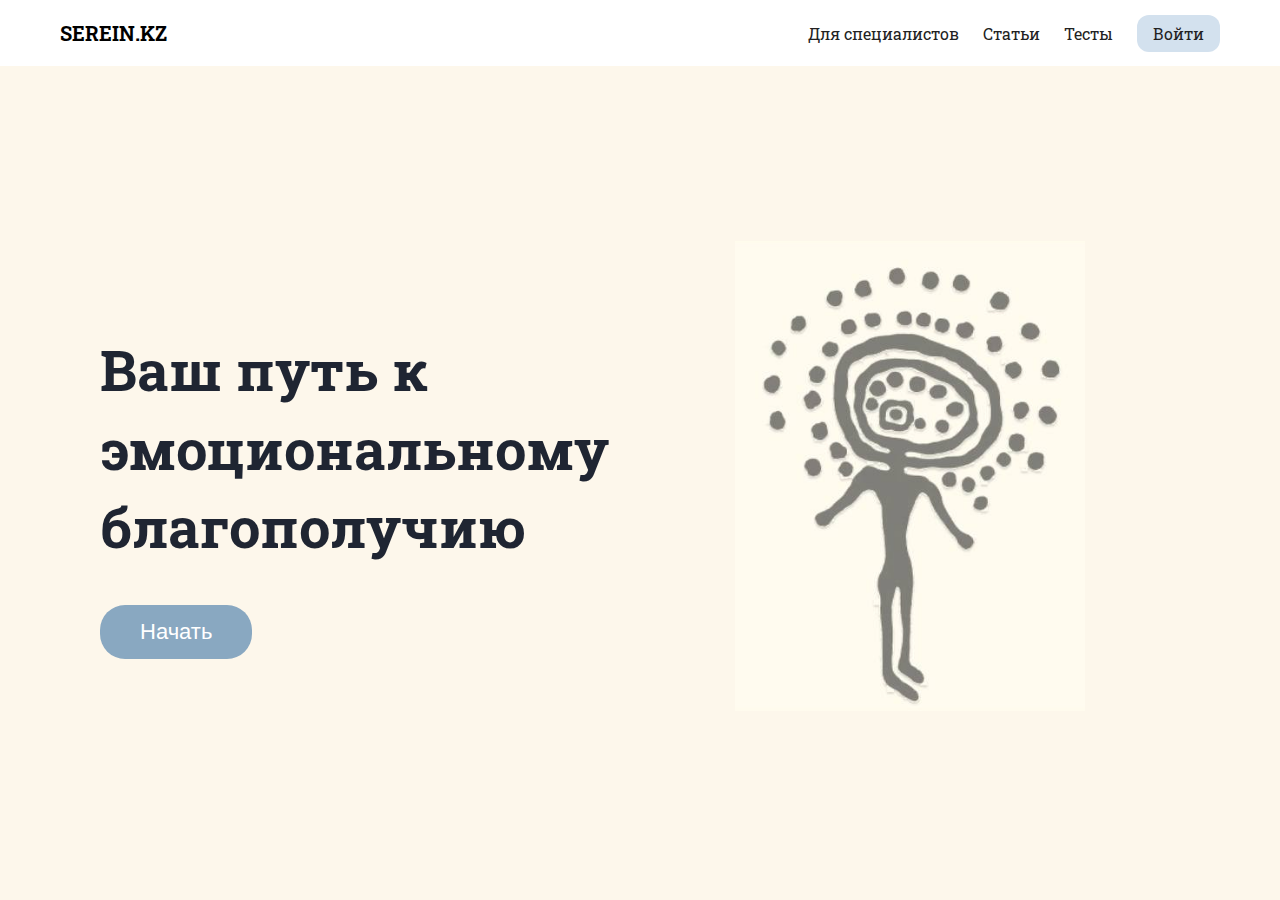
<file: index.html>
<!DOCTYPE html>
<html lang="ru">
<head>
    <meta charset="UTF-8">
    <title>SEREIN.KZ</title>
    <link rel="stylesheet" href="style.css">
    <link href="https://fonts.googleapis.com/css2?family=Roboto+Slab:wght@700&display=swap" rel="stylesheet">
</head>
<body>
    <header>
        <div class="logo">SEREIN.KZ</div>
        <nav>
            <a href="#">Для специалистов</a>
            <a href="#">Статьи</a>
            <a href="#">Тесты</a>
            <a href="login.html" class="login">Войти</a>
        </nav>
    </header>

    <main class="fullscreen-container">
        <div class="left-block">
            <h1>Ваш путь к<br>эмоциональному<br>благополучию</h1>
            <a href="register.html"><button class="start-button">Начать</button></a>
        </div>
        <div class="right-block">
            <img src="logo.png" alt="logo">
        </div>
    </main>
</body>
</html>
</file>
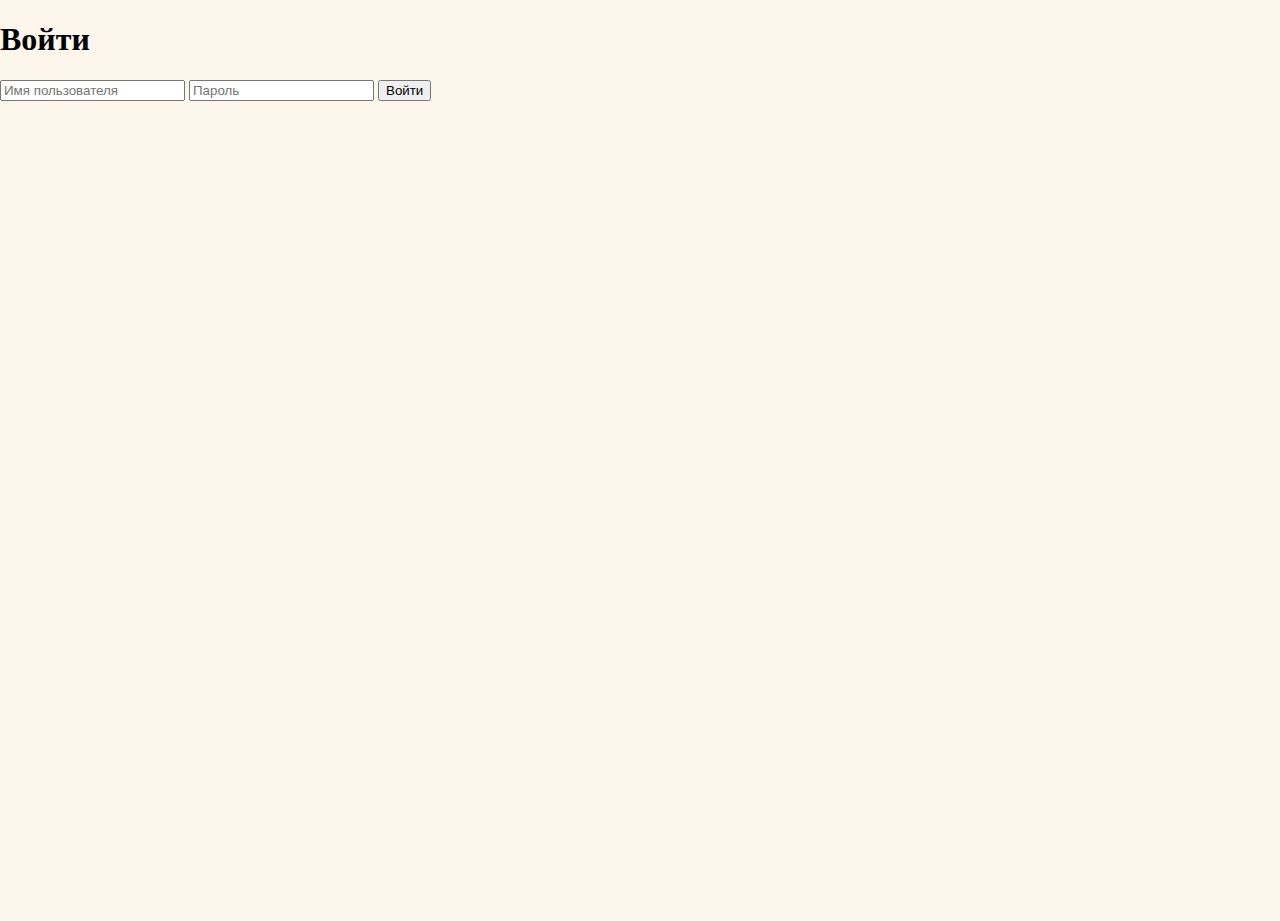
<file: login.html>
<!DOCTYPE html>
<html lang="ru">
<head>
    <meta charset="UTF-8">
    <title>Вход</title>
    <link rel="stylesheet" href="style.css">
</head>
<body>
    <h1>Войти</h1>
    <form>
        <input type="text" placeholder="Имя пользователя" required>
        <input type="password" placeholder="Пароль" required>
        <button type="submit">Войти</button>
    </form>
</body>
</html>
</file>
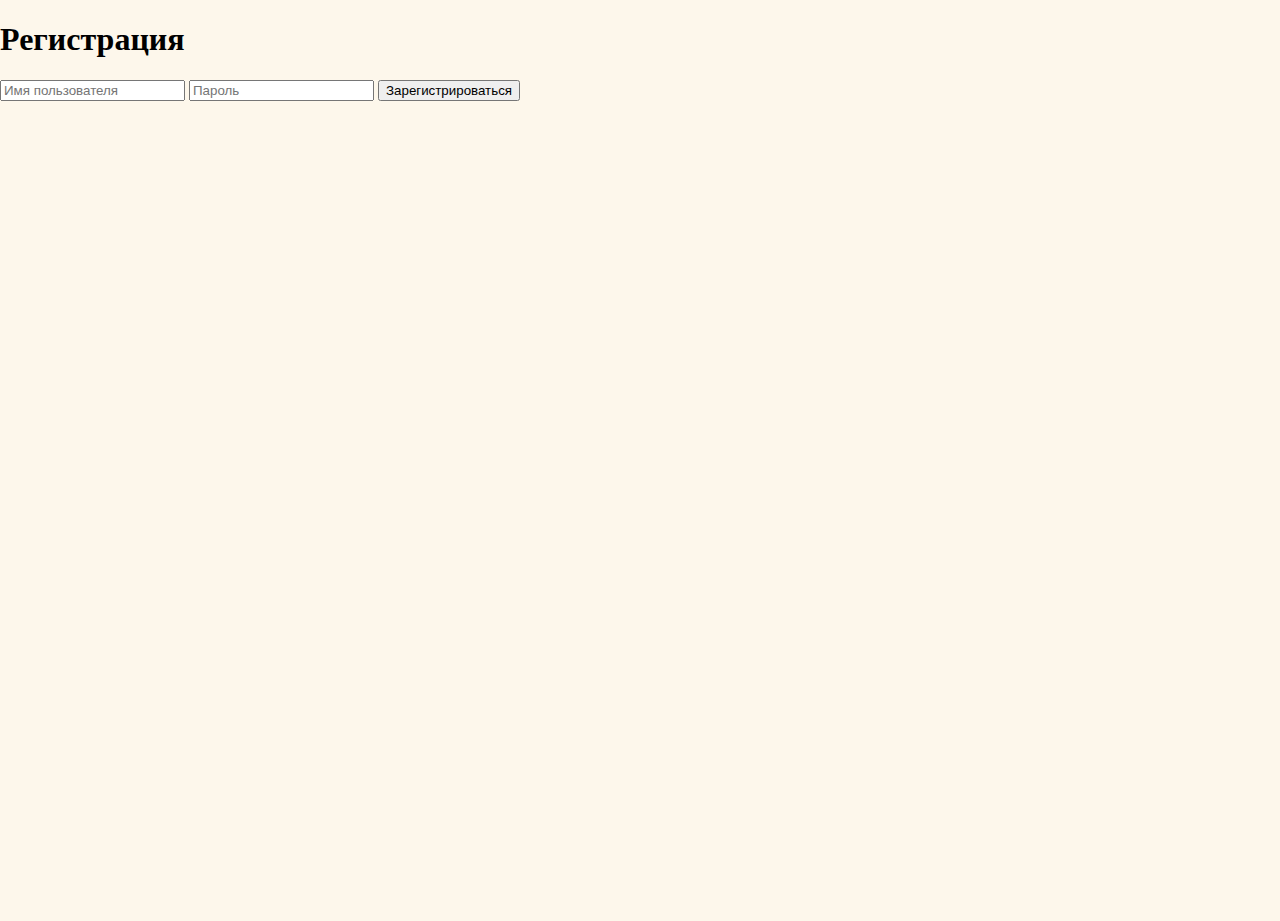
<file: register.html>
<!DOCTYPE html>
<html lang="ru">
<head>
    <meta charset="UTF-8">
    <title>Регистрация</title>
    <link rel="stylesheet" href="style.css">
</head>
<body>
    <h1>Регистрация</h1>
    <form>
        <input type="text" placeholder="Имя пользователя" required>
        <input type="password" placeholder="Пароль" required>
        <button type="submit">Зарегистрироваться</button>
    </form>
</body>
</html>
</file>
<file: style.css>
body {
    font-family: 'Roboto Slab', serif;
    background: #fdf7eb;
    margin: 0;
    padding: 0;
    height: 100vh;
}

header {
    display: flex;
    justify-content: space-between;
    align-items: center;
    padding: 20px 60px;
    background: white;
}

.logo {
    font-weight: bold;
    font-size: 20px;
}

nav a {
    margin-left: 20px;
    text-decoration: none;
    color: #222;
    font-size: 16px;
}

.login {
    background-color: #d3e1ee;
    border-radius: 12px;
    padding: 8px 16px;
}

.fullscreen-container {
    display: flex;
    height: calc(100vh - 80px);
    justify-content: space-between;
    align-items: center;
    padding: 0 100px;
    background-color: #fdf7eb;
}

.left-block {
    flex: 1;
}

.left-block h1 {
    font-size: 3.5em;
    color: #1f2532;
    font-weight: bold;
    line-height: 1.4;
    margin-bottom: 40px;
}

.start-button {
    padding: 14px 40px;
    background-color: #89a8c1;
    color: white;
    font-size: 22px;
    border: none;
    border-radius: 25px;
    cursor: pointer;
}

.right-block {
    flex: 1;
    display: flex;
    justify-content: center;
}

.right-block img {
    max-width: 350px;
    height: auto;
    border: none;
    box-shadow: none;
}
</file>
